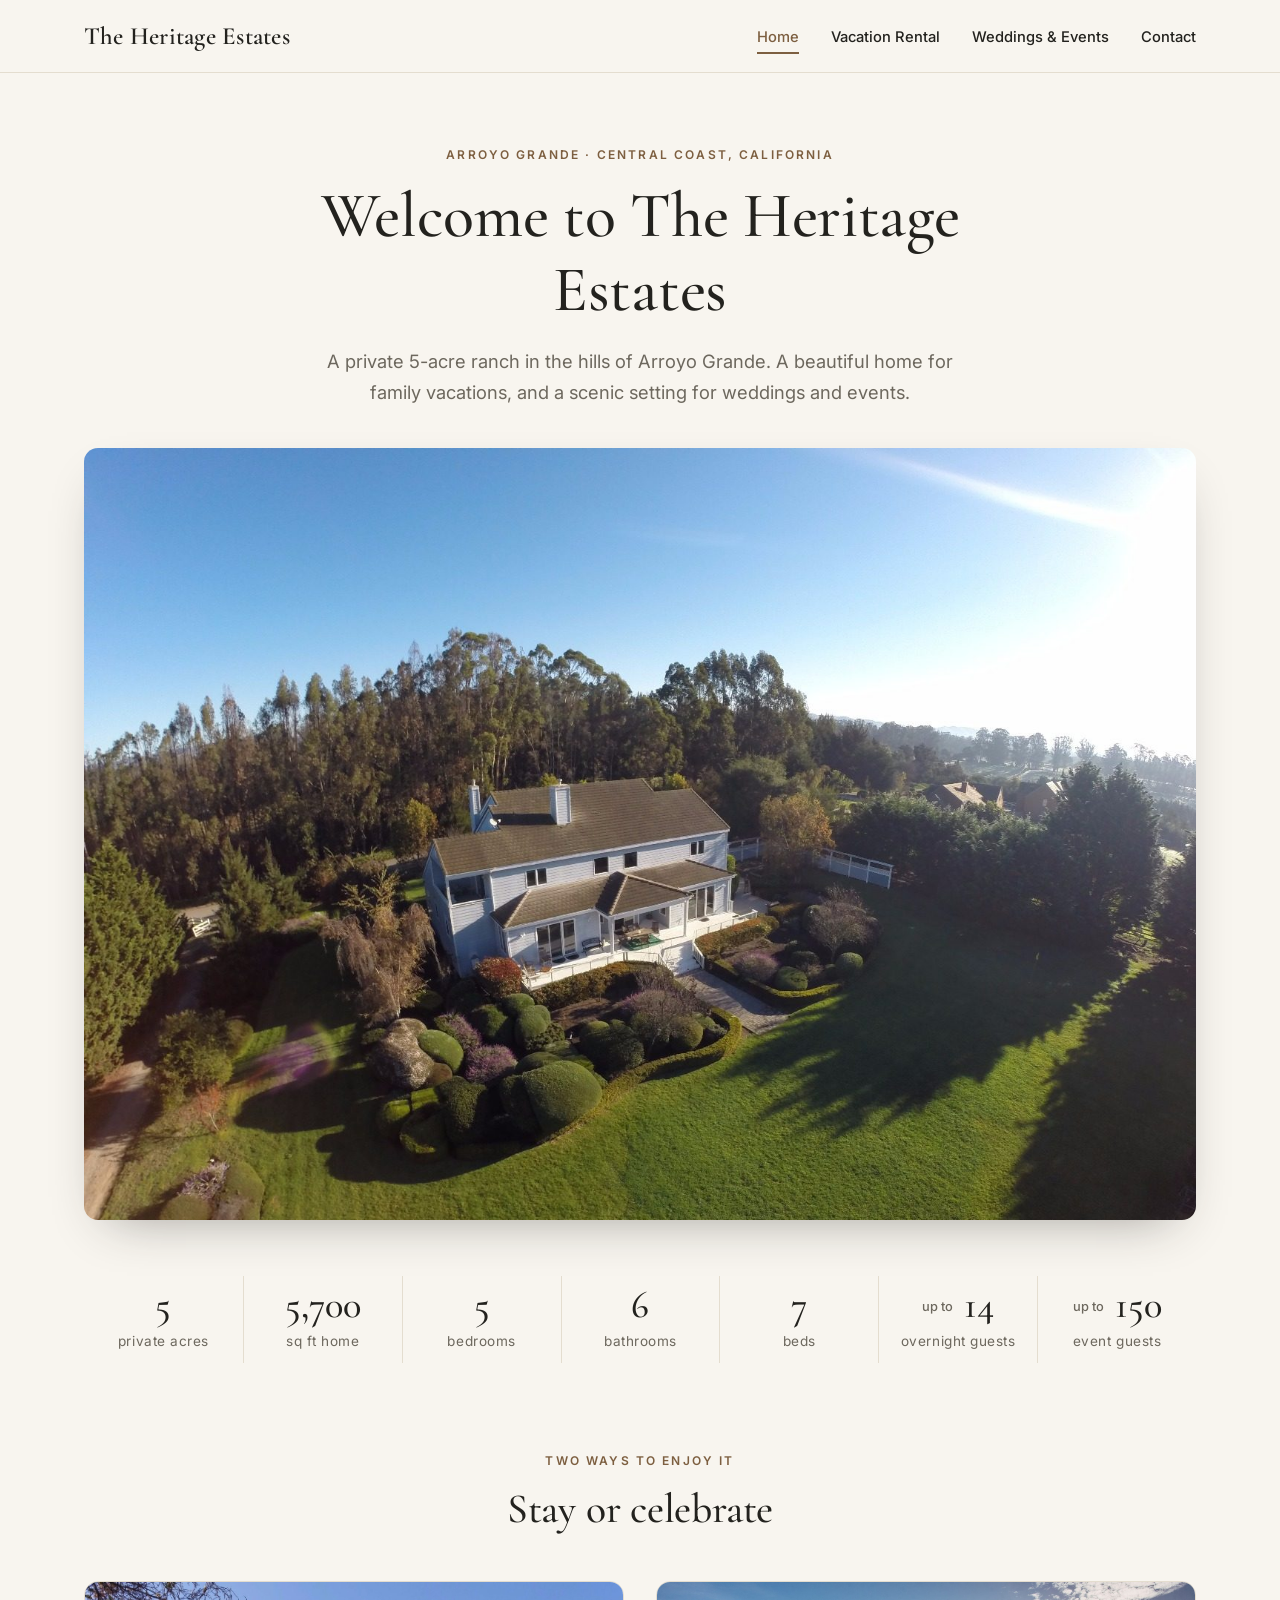
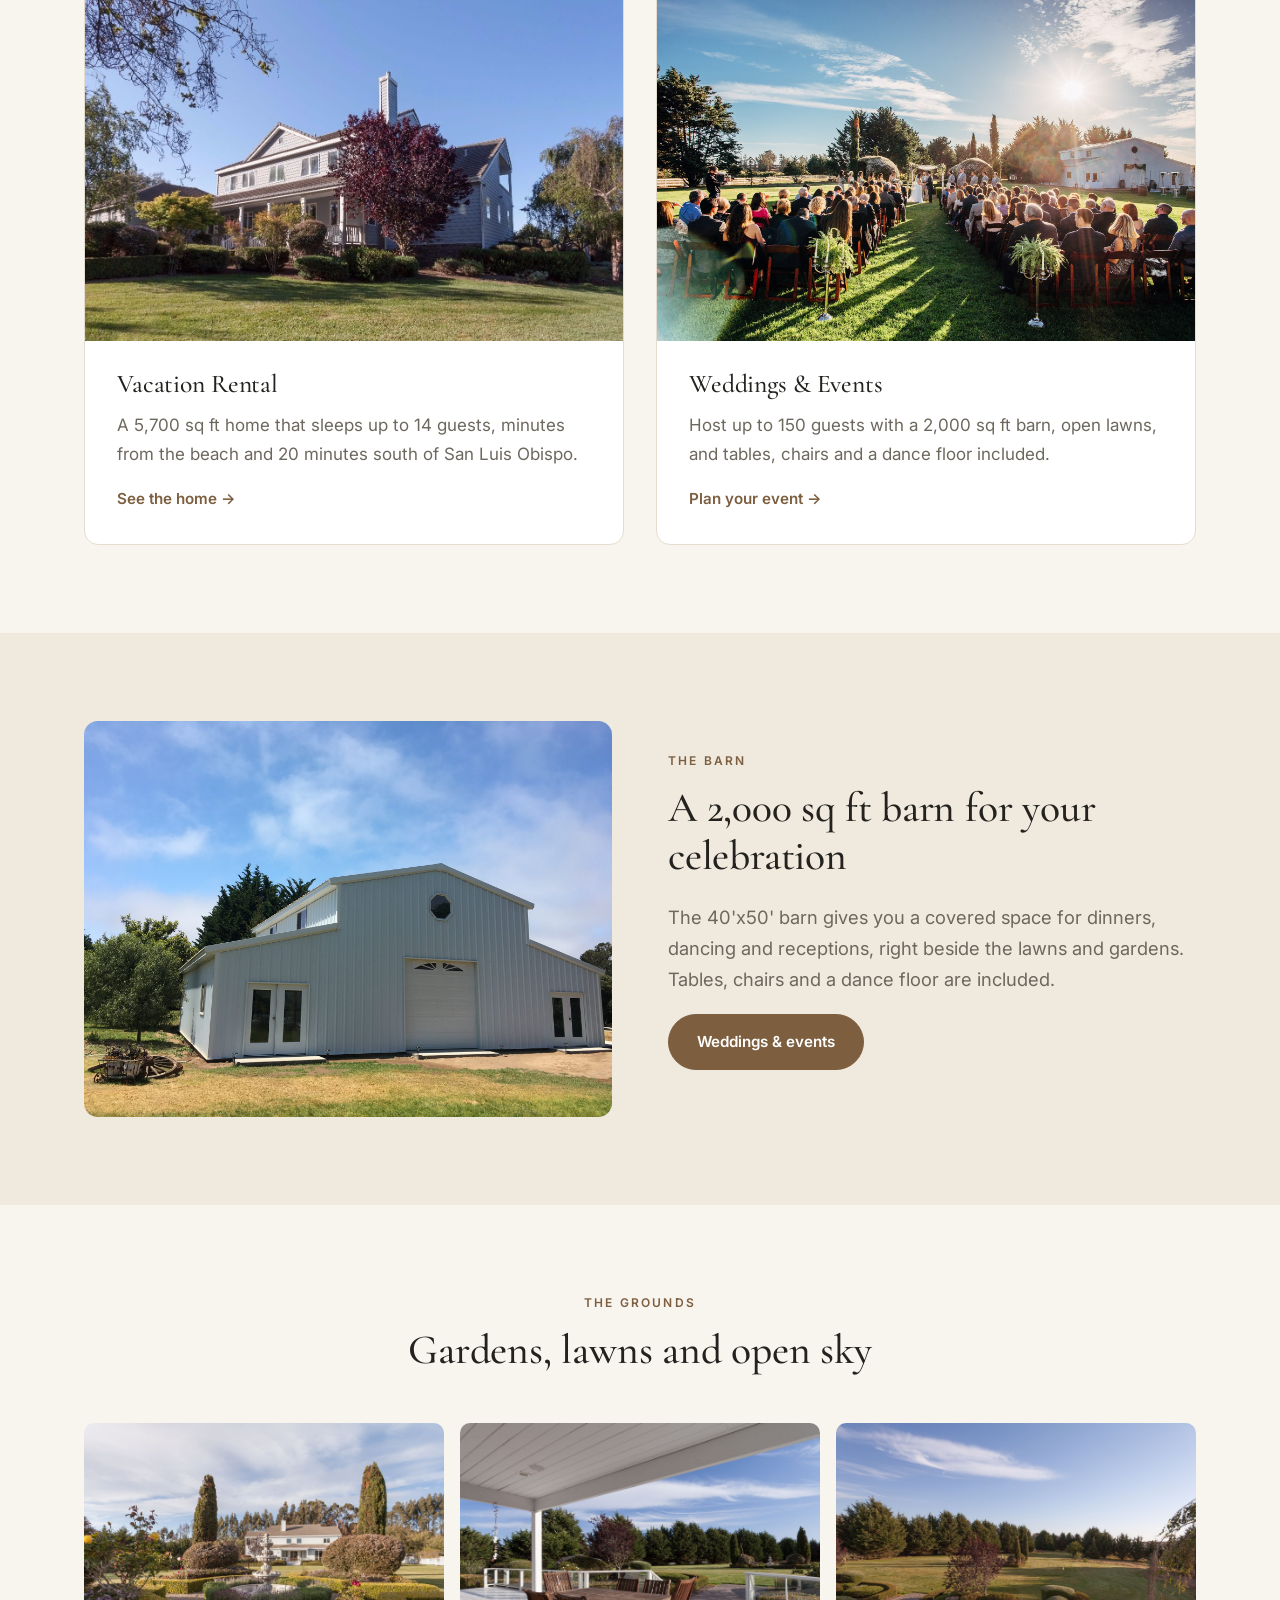
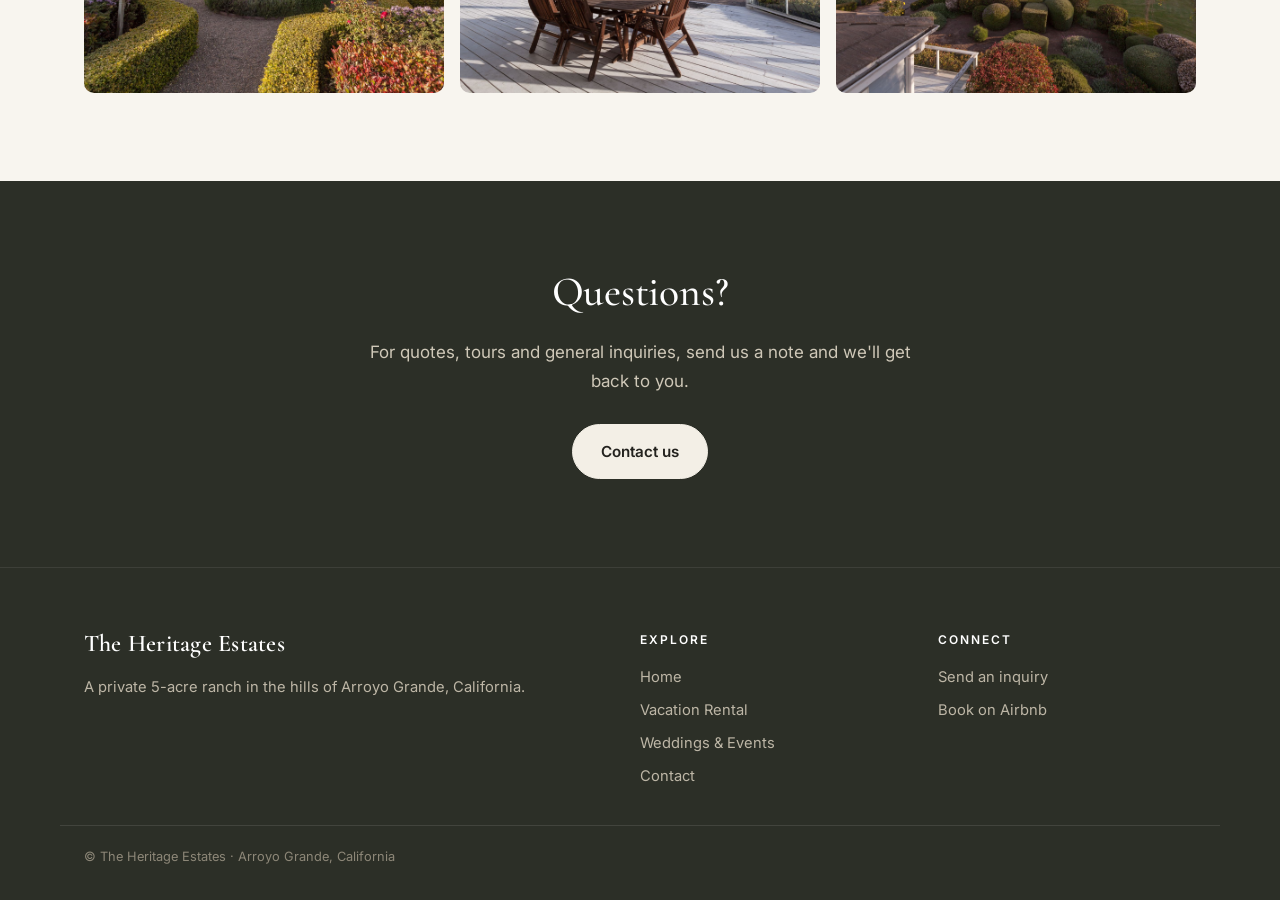
<file: index.html>
<!doctype html>
<html lang="en">
<head>
<meta charset="utf-8">
<meta name="viewport" content="width=device-width,initial-scale=1">
<title>The Heritage Estates | Arroyo Grande Vacation Rental &amp; Wedding Venue</title>
<meta name="description" content="A private 5-acre ranch in the hills of Arroyo Grande, California, for vacations, weddings and events.">
<meta property="og:title" content="The Heritage Estates | Arroyo Grande Vacation Rental &amp; Wedding Venue">
<meta property="og:description" content="A private 5-acre ranch in the hills of Arroyo Grande, California, for vacations, weddings and events.">
<meta property="og:image" content="https://www.theheritageestates.net/images/home-1.jpg">
<link rel="preconnect" href="https://fonts.googleapis.com">
<link rel="preconnect" href="https://fonts.gstatic.com" crossorigin>
<link href="https://fonts.googleapis.com/css2?family=Cormorant+Garamond:wght@500;600&family=Inter:wght@400;500;600&display=swap" rel="stylesheet">
<link rel="stylesheet" href="style.css?v=6">
</head>
<body>
<header><nav class="nav" aria-label="Main">
<a class="brand" href="index.html">The Heritage Estates</a>
<button class="menu-btn" type="button" aria-expanded="false" aria-controls="menu"><span></span><b class="sr-only">Menu</b></button>
<ul id="menu">
<li><a href="index.html" aria-current="page">Home</a></li>
<li><a href="rental.html">Vacation Rental</a></li>
<li><a href="weddings.html">Weddings &amp; Events</a></li>
<li><a href="contact.html">Contact</a></li>
</ul>
</nav></header>
<main>
<section class="intro wrap">
<span class="eyebrow">Arroyo Grande · Central Coast, California</span>
<h1>Welcome to The Heritage Estates</h1>
<p class="lead">A private 5-acre ranch in the hills of Arroyo Grande. A beautiful home for family vacations, and a scenic setting for weddings and events.</p>
</section>
<figure class="feature"><img src="images/home-1.jpg" alt="Aerial view of the house and gardens at The Heritage Estates" width="1500" height="1041"></figure>
<div class="stats">
<div><strong>5</strong><span>private acres</span></div>
<div><strong>5,700</strong><span>sq ft home</span></div>
<div><strong>5</strong><span>bedrooms</span></div>
<div><strong>6</strong><span>bathrooms</span></div>
<div><strong>7</strong><span>beds</span></div>
<div><strong><small>up to</small> 14</strong><span>overnight guests</span></div>
<div><strong><small>up to</small> 150</strong><span>event guests</span></div>
</div>
<section class="section">
<div class="wrap">
<div class="section-head"><span class="eyebrow">Two ways to enjoy it</span><h2>Stay or celebrate</h2></div>
<div class="cards">
<a class="card" href="rental.html"><img src="images/home-2.jpg" alt="The house and front garden" loading="lazy"><div class="card-body"><h3>Vacation Rental</h3><p>A 5,700 sq ft home that sleeps up to 14 guests, minutes from the beach and 20 minutes south of San Luis Obispo.</p><span class="more">See the home</span></div></a>
<a class="card" href="weddings.html"><img src="images/kristy-ryan-1.jpg" alt="An outdoor wedding ceremony on the lawn" loading="lazy"><div class="card-body"><h3>Weddings &amp; Events</h3><p>Host up to 150 guests with a 2,000 sq ft barn, open lawns, and tables, chairs and a dance floor included.</p><span class="more">Plan your event</span></div></a>
</div>
</div>
</section>
<section class="section alt">
<div class="wrap split barn">
<img src="images/rental-barn.jpg" alt="The barn at The Heritage Estates" loading="lazy">
<div>
<span class="eyebrow">The barn</span>
<h2>A 2,000 sq ft barn for your celebration</h2>
<p class="lead">The 40'x50' barn gives you a covered space for dinners, dancing and receptions, right beside the lawns and gardens. Tables, chairs and a dance floor are included.</p>
<p><a class="btn" href="weddings.html">Weddings &amp; events</a></p>
</div>
</div>
</section>
<section class="section">
<div class="wrap">
<div class="section-head"><span class="eyebrow">The grounds</span><h2>Gardens, lawns and open sky</h2></div>
<div class="gallery">
<figure><img src="images/garden-house.jpg" alt="Formal garden and fountain with the house behind" loading="lazy"></figure>
<figure><img src="images/deck.jpg" alt="Covered deck with outdoor dining" loading="lazy"></figure>
<figure><img src="images/grounds-view.jpg" alt="View over the gardens and lawn" loading="lazy"></figure>
</div>
</div>
</section>
<section class="cta">
<h2>Questions?</h2>
<p>For quotes, tours and general inquiries, send us a note and we'll get back to you.</p>
<div class="actions"><a class="btn" href="contact.html">Contact us</a></div>
</section>
</main>
<footer>
<div class="foot">
<div><a class="brand" href="index.html">The Heritage Estates</a><p>A private 5-acre ranch in the hills of Arroyo Grande, California.</p></div>
<div><h4>Explore</h4><ul>
<li><a href="index.html">Home</a></li>
<li><a href="rental.html">Vacation Rental</a></li>
<li><a href="weddings.html">Weddings &amp; Events</a></li>
<li><a href="contact.html">Contact</a></li>
</ul></div>
<div><h4>Connect</h4><ul>
<li><a href="contact.html">Send an inquiry</a></li>
<li><a href="https://www.airbnb.com/rooms/688028">Book on Airbnb</a></li>
</ul></div>
</div>
<div class="copy">&copy; The Heritage Estates · Arroyo Grande, California</div>
</footer>
<dialog class="lightbox" aria-label="Photo"><img alt=""><button type="button" aria-label="Close">&times;</button></dialog>
<script>document.querySelector(".menu-btn").addEventListener("click",function(){var m=document.getElementById("menu");this.setAttribute("aria-expanded",m.classList.toggle("open"))});var lb=document.querySelector(".lightbox"),li=lb.querySelector("img");document.querySelectorAll(".gallery img").forEach(function(i){i.addEventListener("click",function(){li.src=i.src;li.alt=i.alt;lb.showModal()})});lb.addEventListener("click",function(){lb.close()})</script>
</body>
</html>
</file>
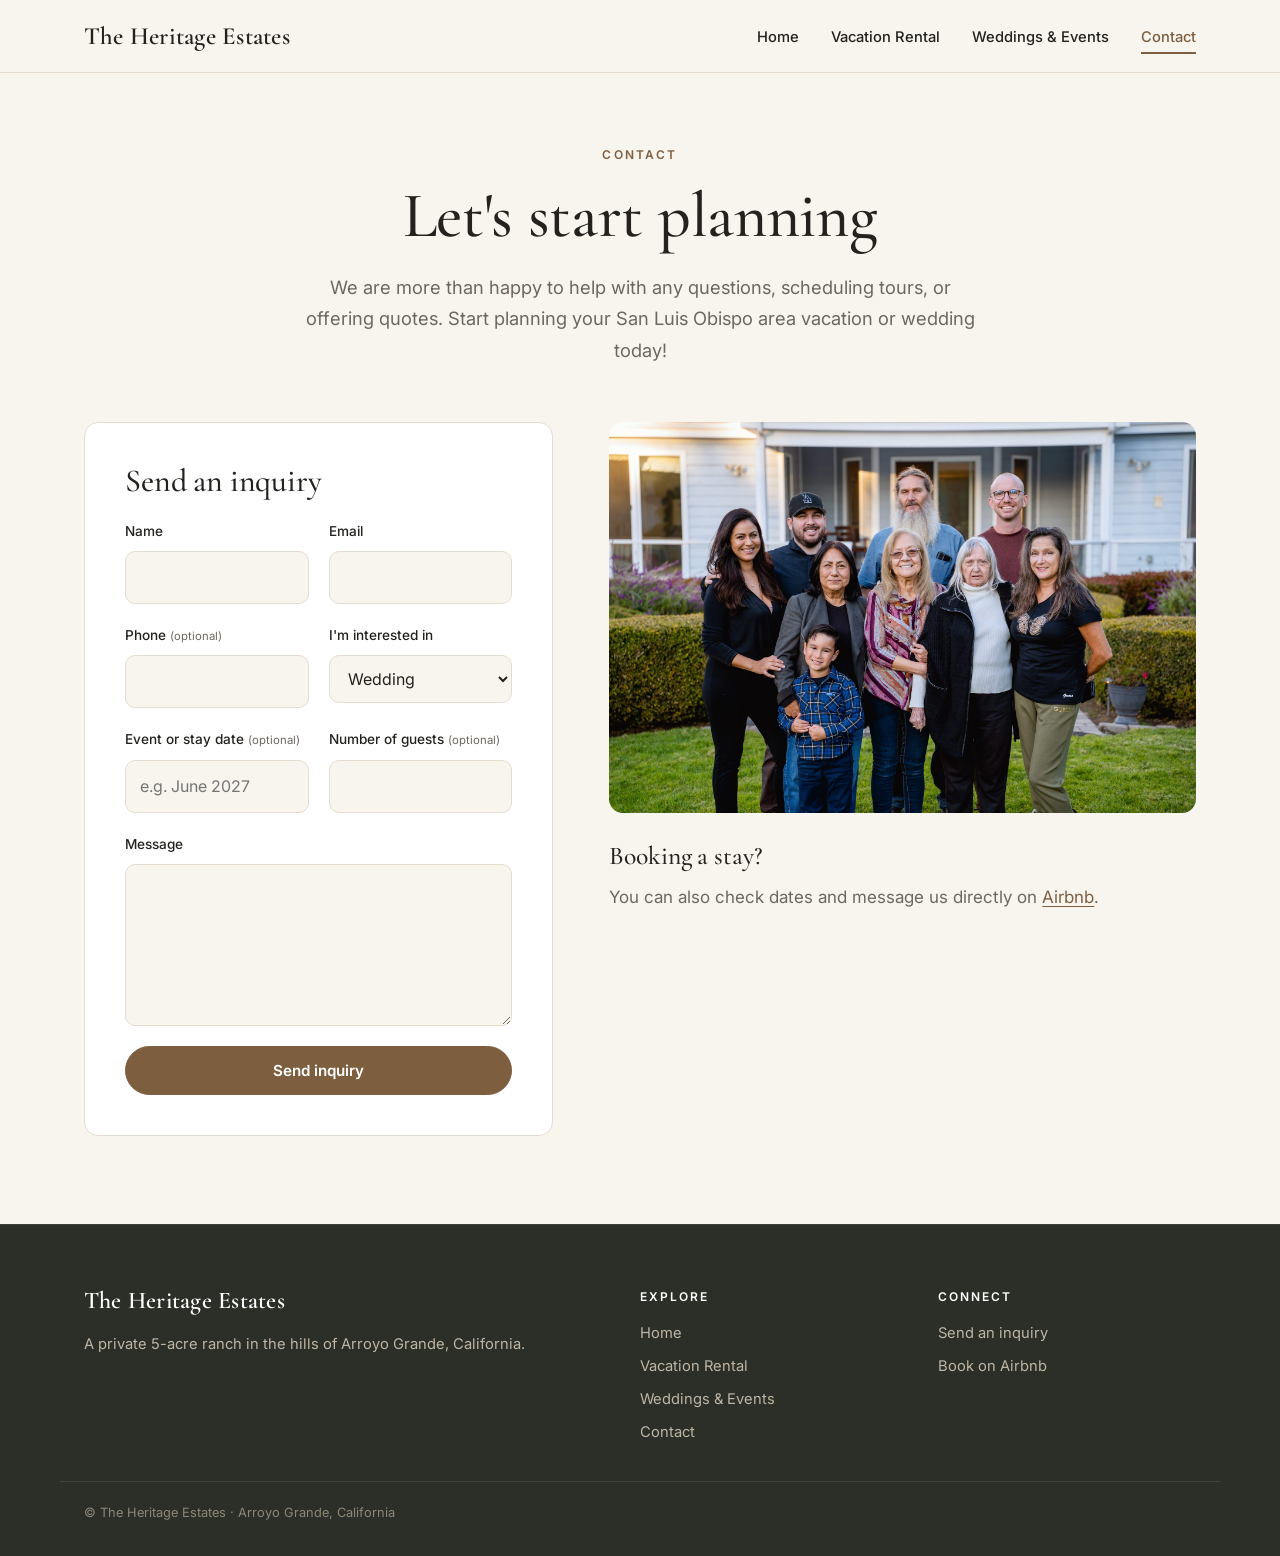
<file: contact.html>
<!doctype html>
<html lang="en">
<head>
<meta charset="utf-8">
<meta name="viewport" content="width=device-width,initial-scale=1">
<title>Contact | The Heritage Estates</title>
<meta name="description" content="Questions, tours and quotes for The Heritage Estates in Arroyo Grande, CA.">
<meta property="og:title" content="Contact | The Heritage Estates">
<meta property="og:description" content="Questions, tours and quotes for The Heritage Estates in Arroyo Grande, CA.">
<meta property="og:image" content="https://www.theheritageestates.net/images/home-1.jpg">
<link rel="preconnect" href="https://fonts.googleapis.com">
<link rel="preconnect" href="https://fonts.gstatic.com" crossorigin>
<link href="https://fonts.googleapis.com/css2?family=Cormorant+Garamond:wght@500;600&family=Inter:wght@400;500;600&display=swap" rel="stylesheet">
<link rel="stylesheet" href="style.css?v=6">
</head>
<body>
<header><nav class="nav" aria-label="Main">
<a class="brand" href="index.html">The Heritage Estates</a>
<button class="menu-btn" type="button" aria-expanded="false" aria-controls="menu"><span></span><b class="sr-only">Menu</b></button>
<ul id="menu">
<li><a href="index.html">Home</a></li>
<li><a href="rental.html">Vacation Rental</a></li>
<li><a href="weddings.html">Weddings &amp; Events</a></li>
<li><a href="contact.html" aria-current="page">Contact</a></li>
</ul>
</nav></header>
<main>
<section class="intro wrap">
<span class="eyebrow">Contact</span>
<h1>Let's start planning</h1>
<p class="lead">We are more than happy to help with any questions, scheduling tours, or offering quotes. Start planning your San Luis Obispo area vacation or wedding today!</p>
</section>
<section class="section" style="padding-top:16px">
<div class="wrap contact-grid">
<form class="inquiry" action="https://formsubmit.co/bookings@theheritageestates.net" method="POST">
<h2>Send an inquiry</h2>
<label>Name<input name="name" required autocomplete="name"></label>
<label>Email<input type="email" name="email" required autocomplete="email"></label>
<label><span>Phone <small>(optional)</small></span><input type="tel" name="phone" autocomplete="tel"></label>
<label>I'm interested in<select name="interest"><option>Wedding</option><option>Other event</option><option>Vacation stay</option><option>Tour</option><option>Something else</option></select></label>
<label><span>Event or stay date <small>(optional)</small></span><input name="date" placeholder="e.g. June 2027"></label>
<label><span>Number of guests <small>(optional)</small></span><input name="guests" inputmode="numeric"></label>
<label class="full">Message<textarea name="message" rows="5" required></textarea></label>
<input type="hidden" name="_subject" value="New inquiry from theheritageestates.net">
<input type="hidden" name="_template" value="table">
<input type="hidden" name="_next" value="https://www.theheritageestates.net/thanks.html">
<input class="honey" type="text" name="_honey" tabindex="-1" autocomplete="off" aria-hidden="true">
<div class="full"><button class="btn" type="submit">Send inquiry</button></div>
</form>
<aside class="contact-aside">
<img src="images/contact.jpg" alt="The family behind The Heritage Estates, in front of the house" loading="lazy">
<h3>Booking a stay?</h3>
<p>You can also check dates and message us directly on <a href="https://www.airbnb.com/rooms/688028">Airbnb</a>.</p>
</aside>
</div>
</section>
</main>
<footer>
<div class="foot">
<div><a class="brand" href="index.html">The Heritage Estates</a><p>A private 5-acre ranch in the hills of Arroyo Grande, California.</p></div>
<div><h4>Explore</h4><ul>
<li><a href="index.html">Home</a></li>
<li><a href="rental.html">Vacation Rental</a></li>
<li><a href="weddings.html">Weddings &amp; Events</a></li>
<li><a href="contact.html">Contact</a></li>
</ul></div>
<div><h4>Connect</h4><ul>
<li><a href="contact.html">Send an inquiry</a></li>
<li><a href="https://www.airbnb.com/rooms/688028">Book on Airbnb</a></li>
</ul></div>
</div>
<div class="copy">&copy; The Heritage Estates · Arroyo Grande, California</div>
</footer>
<dialog class="lightbox" aria-label="Photo"><img alt=""><button type="button" aria-label="Close">&times;</button></dialog>
<script>document.querySelector(".menu-btn").addEventListener("click",function(){var m=document.getElementById("menu");this.setAttribute("aria-expanded",m.classList.toggle("open"))});var lb=document.querySelector(".lightbox"),li=lb.querySelector("img");document.querySelectorAll(".gallery img").forEach(function(i){i.addEventListener("click",function(){li.src=i.src;li.alt=i.alt;lb.showModal()})});lb.addEventListener("click",function(){lb.close()})</script>
</body>
</html>
</file>
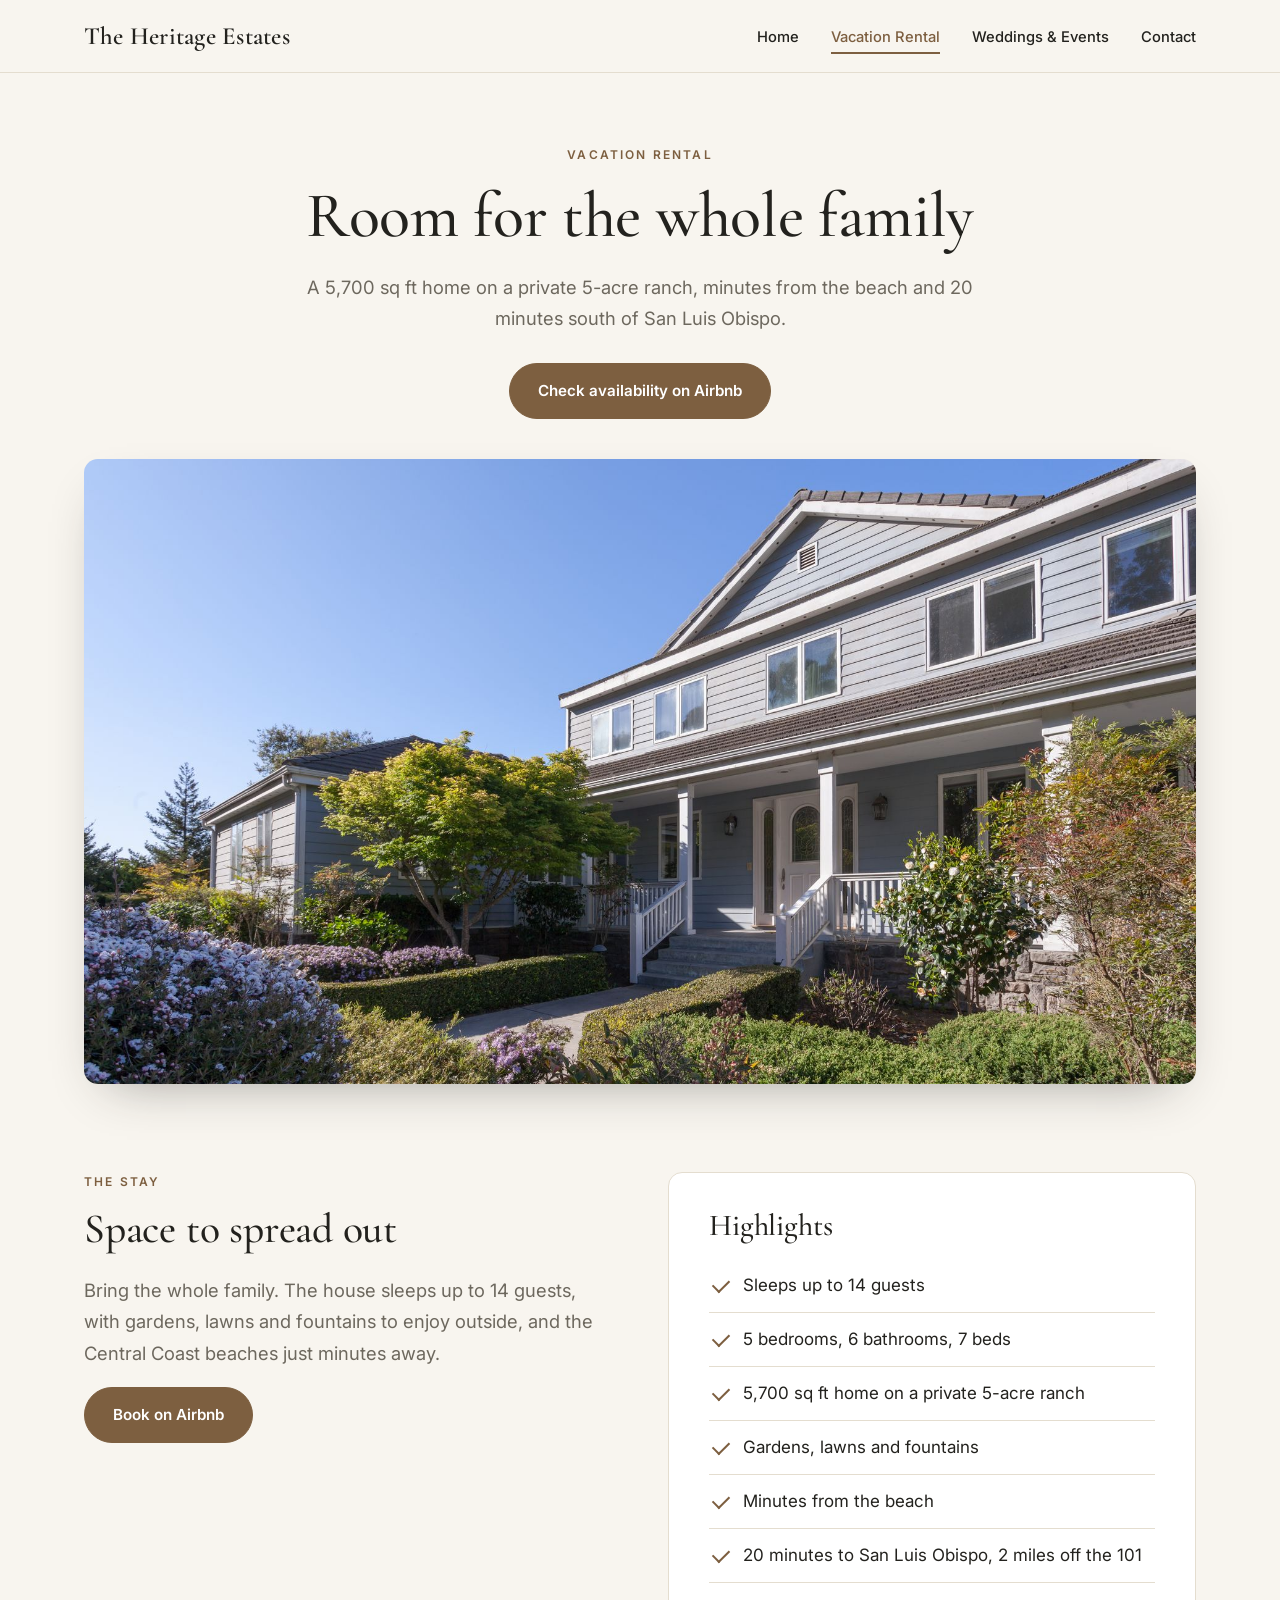
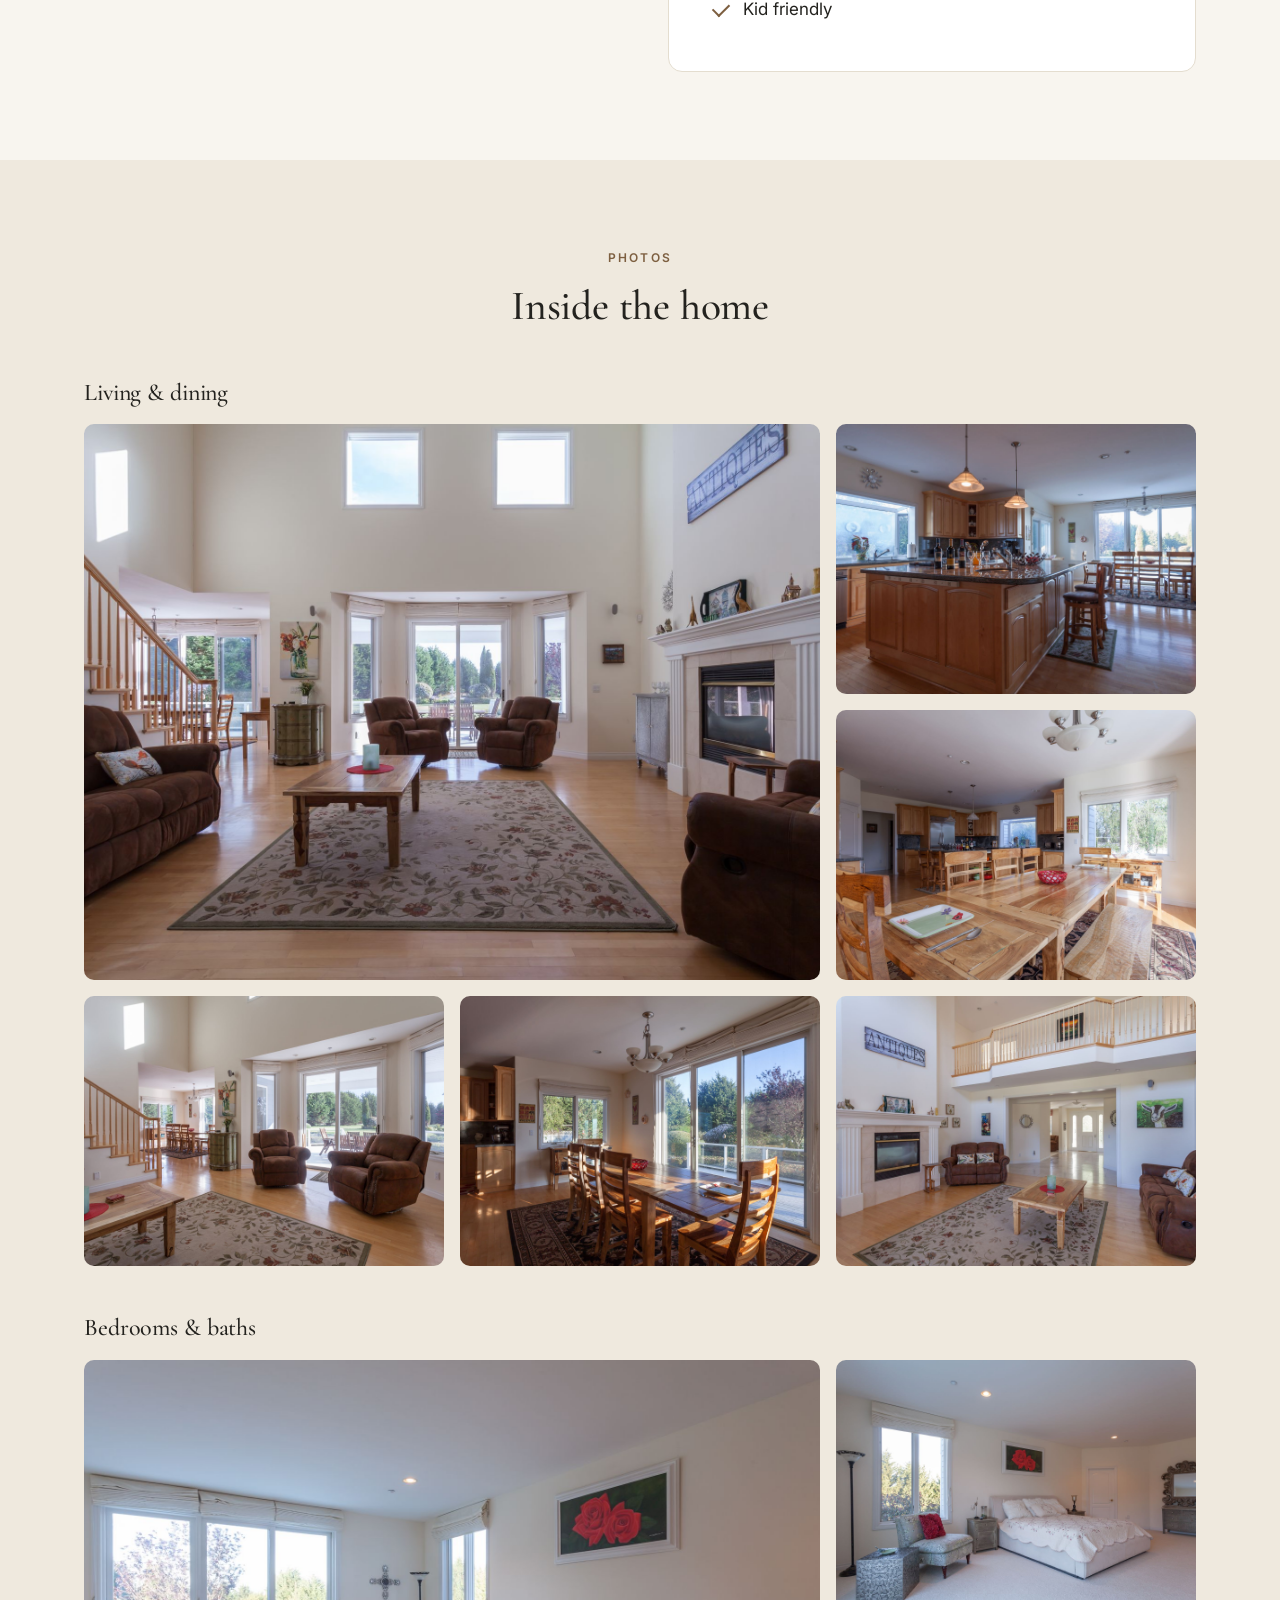
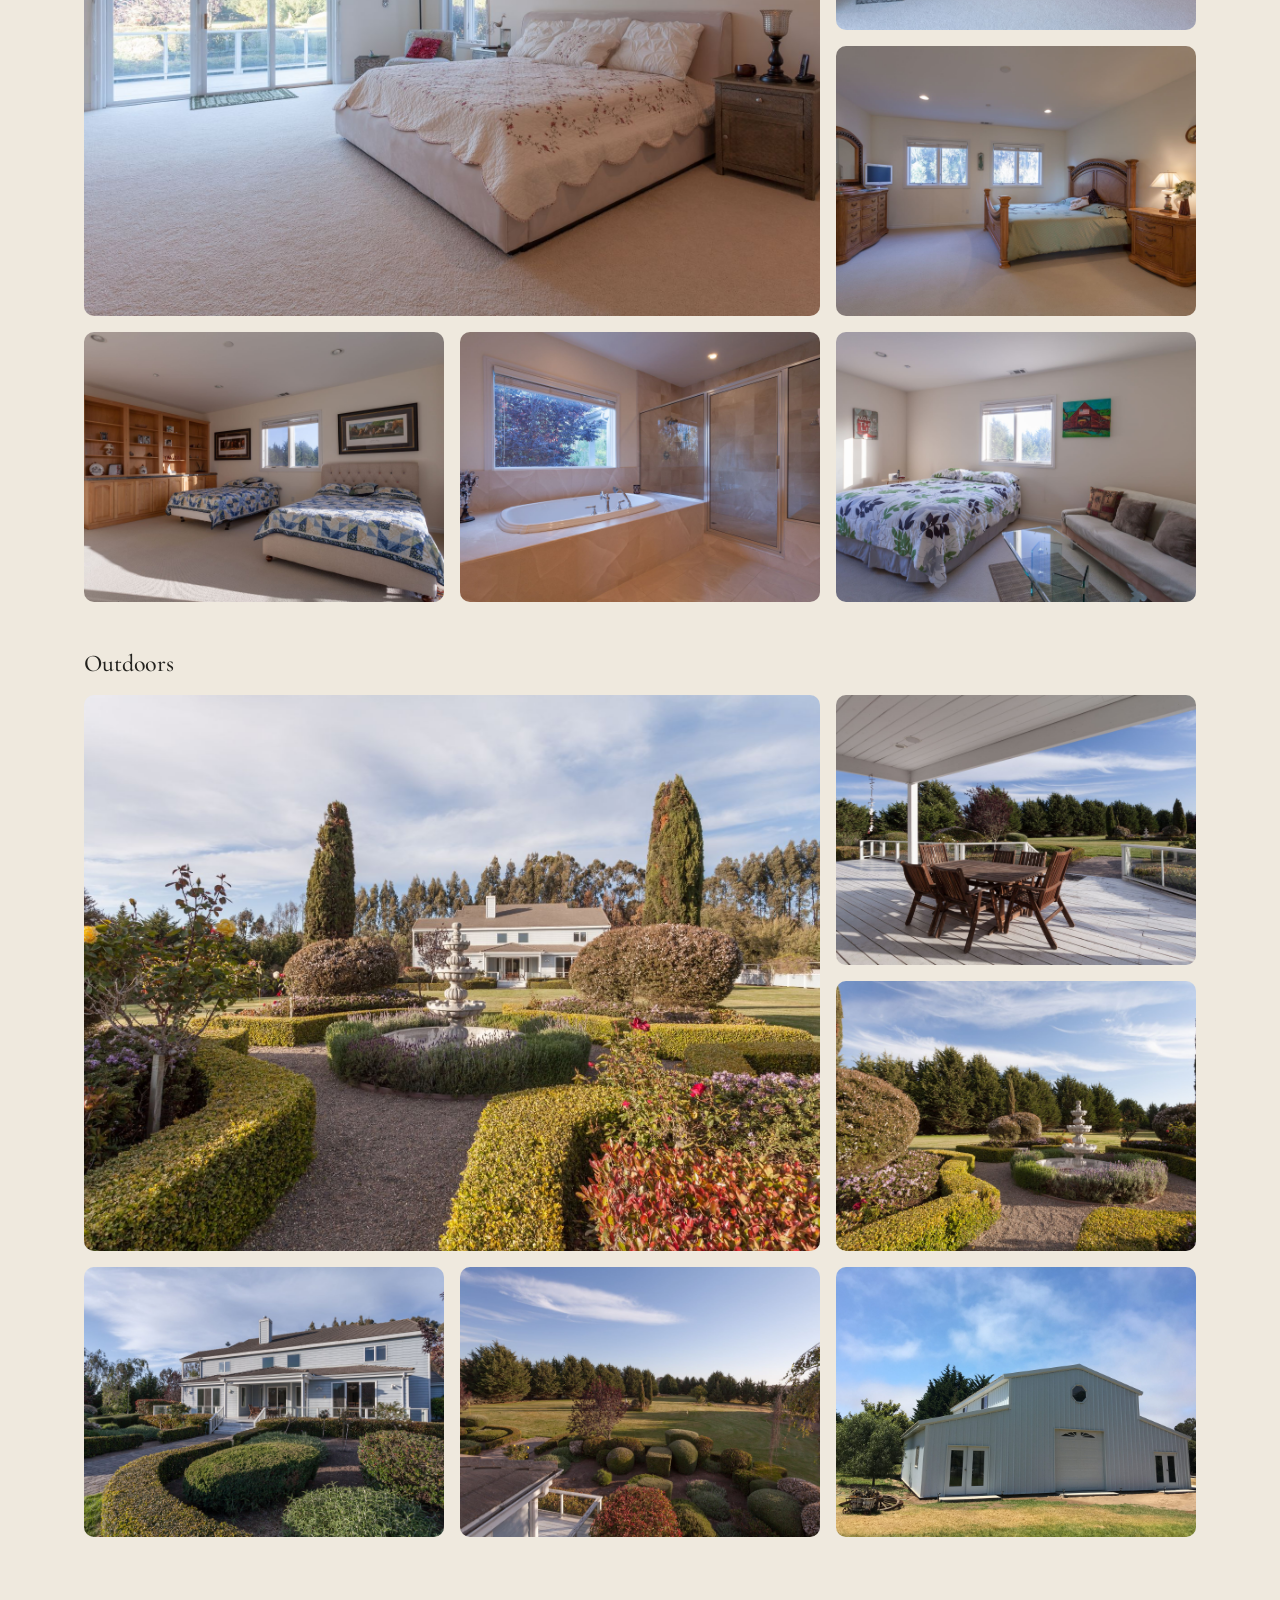
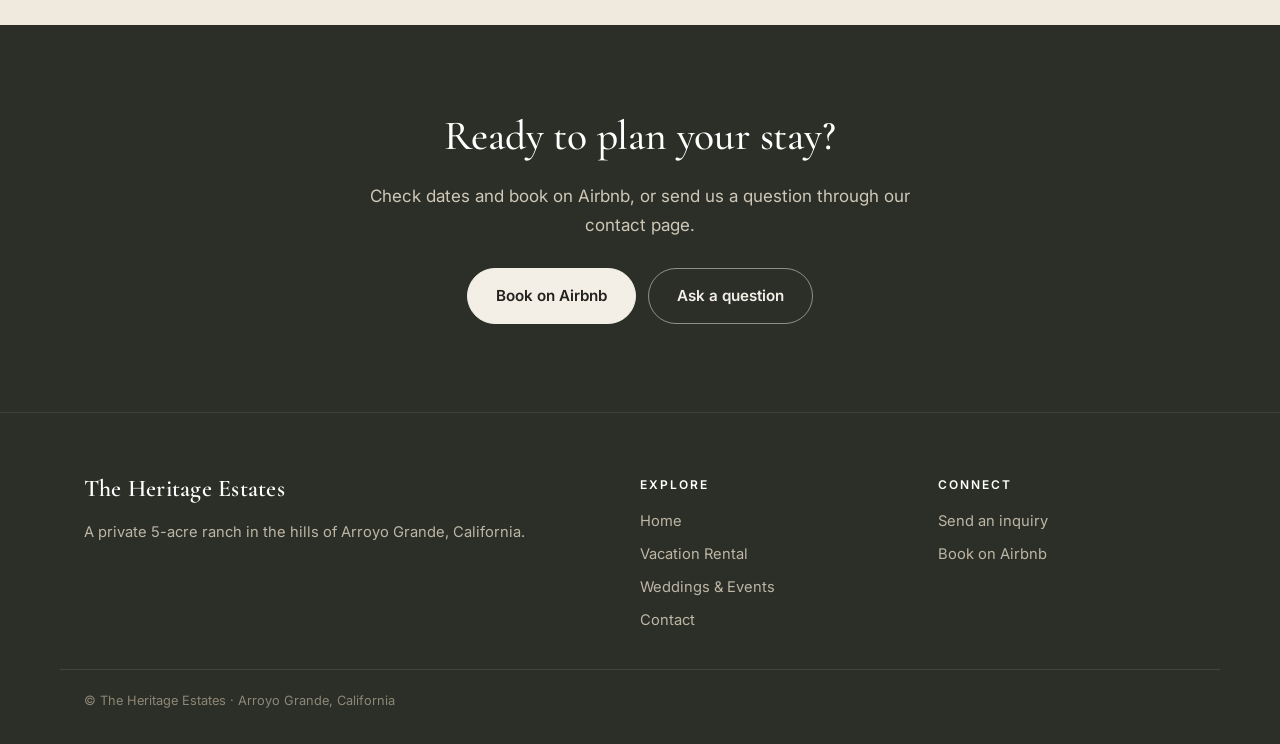
<file: rental.html>
<!doctype html>
<html lang="en">
<head>
<meta charset="utf-8">
<meta name="viewport" content="width=device-width,initial-scale=1">
<title>Vacation Rental | The Heritage Estates, Arroyo Grande</title>
<meta name="description" content="A 5,700 sq ft home for up to 14 guests on a private 5-acre ranch in Arroyo Grande, CA, minutes from the beach.">
<meta property="og:title" content="Vacation Rental | The Heritage Estates, Arroyo Grande">
<meta property="og:description" content="A 5,700 sq ft home for up to 14 guests on a private 5-acre ranch in Arroyo Grande, CA, minutes from the beach.">
<meta property="og:image" content="https://www.theheritageestates.net/images/home-1.jpg">
<link rel="preconnect" href="https://fonts.googleapis.com">
<link rel="preconnect" href="https://fonts.gstatic.com" crossorigin>
<link href="https://fonts.googleapis.com/css2?family=Cormorant+Garamond:wght@500;600&family=Inter:wght@400;500;600&display=swap" rel="stylesheet">
<link rel="stylesheet" href="style.css?v=6">
</head>
<body>
<header><nav class="nav" aria-label="Main">
<a class="brand" href="index.html">The Heritage Estates</a>
<button class="menu-btn" type="button" aria-expanded="false" aria-controls="menu"><span></span><b class="sr-only">Menu</b></button>
<ul id="menu">
<li><a href="index.html">Home</a></li>
<li><a href="rental.html" aria-current="page">Vacation Rental</a></li>
<li><a href="weddings.html">Weddings &amp; Events</a></li>
<li><a href="contact.html">Contact</a></li>
</ul>
</nav></header>
<main>
<section class="intro wrap">
<span class="eyebrow">Vacation Rental</span>
<h1>Room for the whole family</h1>
<p class="lead">A 5,700 sq ft home on a private 5-acre ranch, minutes from the beach and 20 minutes south of San Luis Obispo.</p>
<div class="actions"><a class="btn" href="https://www.airbnb.com/rooms/688028">Check availability on Airbnb</a></div>
</section>
<figure class="feature wide"><img src="images/house-front.jpg" alt="The front porch and gardens of the house" width="1800" height="1200"></figure>
<section class="section">
<div class="wrap split">
<div>
<span class="eyebrow">The stay</span>
<h2>Space to spread out</h2>
<p class="lead">Bring the whole family. The house sleeps up to 14 guests, with gardens, lawns and fountains to enjoy outside, and the Central Coast beaches just minutes away.</p>
<p><a class="btn" href="https://www.airbnb.com/rooms/688028">Book on Airbnb</a></p>
</div>
<div class="panel">
<h2>Highlights</h2>
<ul class="checks">
<li>Sleeps up to 14 guests</li>
<li>5 bedrooms, 6 bathrooms, 7 beds</li>
<li>5,700 sq ft home on a private 5-acre ranch</li>
<li>Gardens, lawns and fountains</li>
<li>Minutes from the beach</li>
<li>20 minutes to San Luis Obispo, 2 miles off the 101</li>
<li>Kid friendly</li>
</ul>
</div>
</div>
</section>
<section class="section alt">
<div class="wrap">
<div class="section-head"><span class="eyebrow">Photos</span><h2>Inside the home</h2></div>
<h3 class="gallery-title">Living &amp; dining</h3>
<div class="gallery mosaic">
<figure class="big"><img src="images/living-room.jpg" alt="Two-story living room with fireplace" loading="lazy"></figure>
<figure><img src="images/kitchen.jpg" alt="Kitchen with island and seating" loading="lazy"></figure>
<figure><img src="images/kitchen-dining.jpg" alt="Farmhouse dining table by the kitchen" loading="lazy"></figure>
<figure><img src="images/family-room.jpg" alt="Family room with views of the garden" loading="lazy"></figure>
<figure><img src="images/dining-room.jpg" alt="Dining room opening onto the deck" loading="lazy"></figure>
<figure><img src="images/living-fireplace.jpg" alt="Living room fireplace and loft" loading="lazy"></figure>
</div>
<h3 class="gallery-title">Bedrooms &amp; baths</h3>
<div class="gallery mosaic">
<figure class="big"><img src="images/bedroom-primary.jpg" alt="Primary bedroom with doors to the balcony" loading="lazy"></figure>
<figure><img src="images/bedroom-2.jpg" alt="Bedroom with king bed and sitting chair" loading="lazy"></figure>
<figure><img src="images/bedroom-3.jpg" alt="Bedroom with queen bed" loading="lazy"></figure>
<figure><img src="images/bedroom-4.jpg" alt="Bedroom with built-in shelves and twin bed" loading="lazy"></figure>
<figure><img src="images/bath-primary.jpg" alt="Primary bath with soaking tub and shower" loading="lazy"></figure>
<figure><img src="images/bedroom-5.jpg" alt="Bedroom with sitting area" loading="lazy"></figure>
</div>
<h3 class="gallery-title">Outdoors</h3>
<div class="gallery mosaic">
<figure class="big"><img src="images/garden-house.jpg" alt="Formal garden and fountain with the house behind" loading="lazy"></figure>
<figure><img src="images/deck.jpg" alt="Covered deck with outdoor dining" loading="lazy"></figure>
<figure><img src="images/garden-fountain.jpg" alt="Garden fountain and topiaries" loading="lazy"></figure>
<figure><img src="images/house-back.jpg" alt="The back of the house and gardens" loading="lazy"></figure>
<figure><img src="images/grounds-view.jpg" alt="View over the gardens and lawn" loading="lazy"></figure>
<figure><img src="images/rental-barn.jpg" alt="The barn" loading="lazy"></figure>
</div>
</div>
</section>
<section class="cta">
<h2>Ready to plan your stay?</h2>
<p>Check dates and book on Airbnb, or send us a question through our contact page.</p>
<div class="actions"><a class="btn" href="https://www.airbnb.com/rooms/688028">Book on Airbnb</a><a class="btn btn-outline" href="contact.html">Ask a question</a></div>
</section>
</main>
<footer>
<div class="foot">
<div><a class="brand" href="index.html">The Heritage Estates</a><p>A private 5-acre ranch in the hills of Arroyo Grande, California.</p></div>
<div><h4>Explore</h4><ul>
<li><a href="index.html">Home</a></li>
<li><a href="rental.html">Vacation Rental</a></li>
<li><a href="weddings.html">Weddings &amp; Events</a></li>
<li><a href="contact.html">Contact</a></li>
</ul></div>
<div><h4>Connect</h4><ul>
<li><a href="contact.html">Send an inquiry</a></li>
<li><a href="https://www.airbnb.com/rooms/688028">Book on Airbnb</a></li>
</ul></div>
</div>
<div class="copy">&copy; The Heritage Estates · Arroyo Grande, California</div>
</footer>
<dialog class="lightbox" aria-label="Photo"><img alt=""><button type="button" aria-label="Close">&times;</button></dialog>
<script>document.querySelector(".menu-btn").addEventListener("click",function(){var m=document.getElementById("menu");this.setAttribute("aria-expanded",m.classList.toggle("open"))});var lb=document.querySelector(".lightbox"),li=lb.querySelector("img");document.querySelectorAll(".gallery img").forEach(function(i){i.addEventListener("click",function(){li.src=i.src;li.alt=i.alt;lb.showModal()})});lb.addEventListener("click",function(){lb.close()})</script>
</body>
</html>
</file>
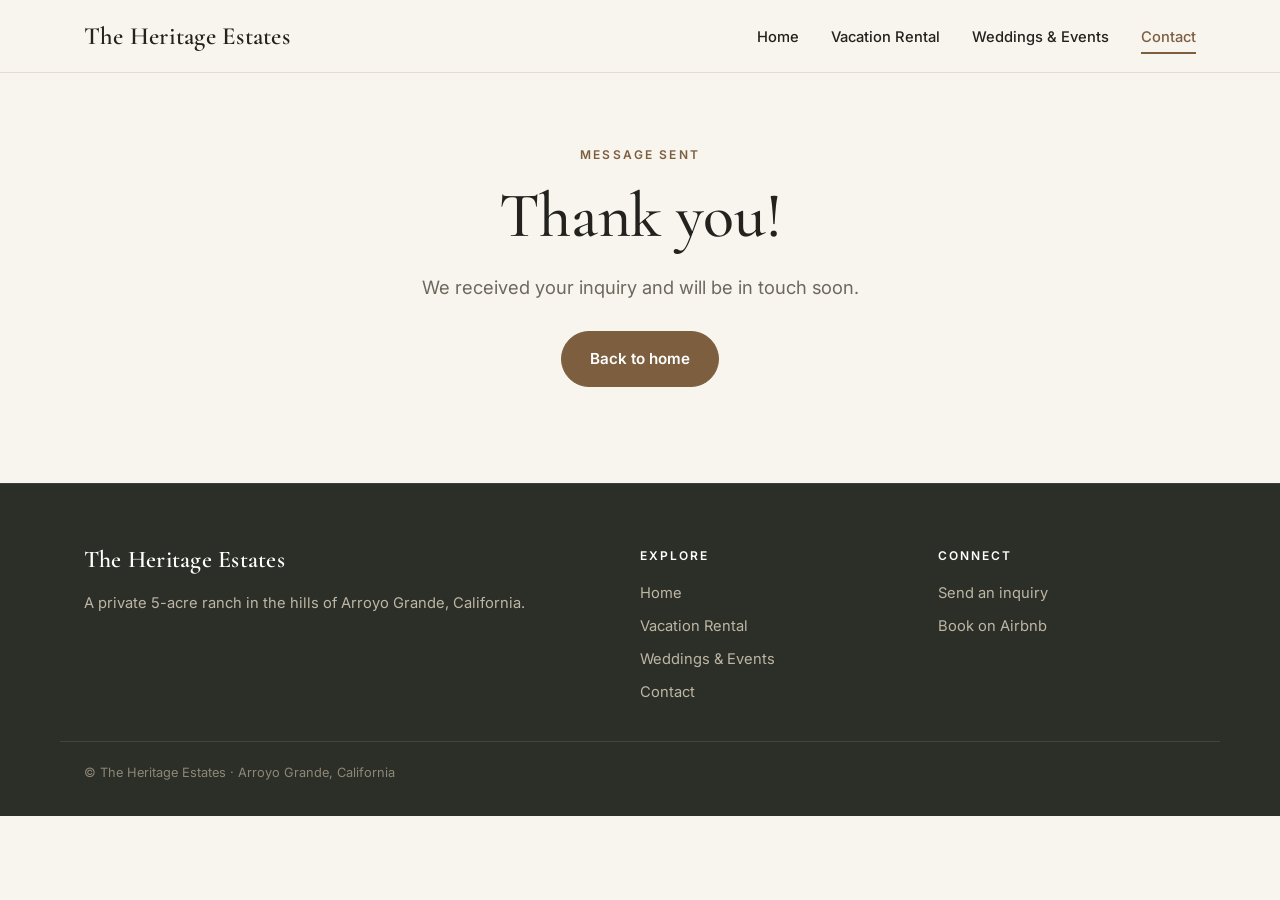
<file: thanks.html>
<!doctype html>
<html lang="en">
<head>
<meta charset="utf-8">
<meta name="viewport" content="width=device-width,initial-scale=1">
<title>Thank you | The Heritage Estates</title>
<meta name="description" content="Thanks for reaching out to The Heritage Estates.">
<meta property="og:title" content="Thank you | The Heritage Estates">
<meta property="og:description" content="Thanks for reaching out to The Heritage Estates.">
<meta property="og:image" content="https://www.theheritageestates.net/images/home-1.jpg">
<link rel="preconnect" href="https://fonts.googleapis.com">
<link rel="preconnect" href="https://fonts.gstatic.com" crossorigin>
<link href="https://fonts.googleapis.com/css2?family=Cormorant+Garamond:wght@500;600&family=Inter:wght@400;500;600&display=swap" rel="stylesheet">
<link rel="stylesheet" href="style.css?v=6">
</head>
<body>
<header><nav class="nav" aria-label="Main">
<a class="brand" href="index.html">The Heritage Estates</a>
<button class="menu-btn" type="button" aria-expanded="false" aria-controls="menu"><span></span><b class="sr-only">Menu</b></button>
<ul id="menu">
<li><a href="index.html">Home</a></li>
<li><a href="rental.html">Vacation Rental</a></li>
<li><a href="weddings.html">Weddings &amp; Events</a></li>
<li><a href="contact.html" aria-current="page">Contact</a></li>
</ul>
</nav></header>
<main>
<section class="intro wrap" style="padding-bottom:96px">
<span class="eyebrow">Message sent</span>
<h1>Thank you!</h1>
<p class="lead">We received your inquiry and will be in touch soon.</p>
<div class="actions"><a class="btn" href="index.html">Back to home</a></div>
</section>
</main>
<footer>
<div class="foot">
<div><a class="brand" href="index.html">The Heritage Estates</a><p>A private 5-acre ranch in the hills of Arroyo Grande, California.</p></div>
<div><h4>Explore</h4><ul>
<li><a href="index.html">Home</a></li>
<li><a href="rental.html">Vacation Rental</a></li>
<li><a href="weddings.html">Weddings &amp; Events</a></li>
<li><a href="contact.html">Contact</a></li>
</ul></div>
<div><h4>Connect</h4><ul>
<li><a href="contact.html">Send an inquiry</a></li>
<li><a href="https://www.airbnb.com/rooms/688028">Book on Airbnb</a></li>
</ul></div>
</div>
<div class="copy">&copy; The Heritage Estates · Arroyo Grande, California</div>
</footer>
<dialog class="lightbox" aria-label="Photo"><img alt=""><button type="button" aria-label="Close">&times;</button></dialog>
<script>document.querySelector(".menu-btn").addEventListener("click",function(){var m=document.getElementById("menu");this.setAttribute("aria-expanded",m.classList.toggle("open"))});var lb=document.querySelector(".lightbox"),li=lb.querySelector("img");document.querySelectorAll(".gallery img").forEach(function(i){i.addEventListener("click",function(){li.src=i.src;li.alt=i.alt;lb.showModal()})});lb.addEventListener("click",function(){lb.close()})</script>
</body>
</html>
</file>
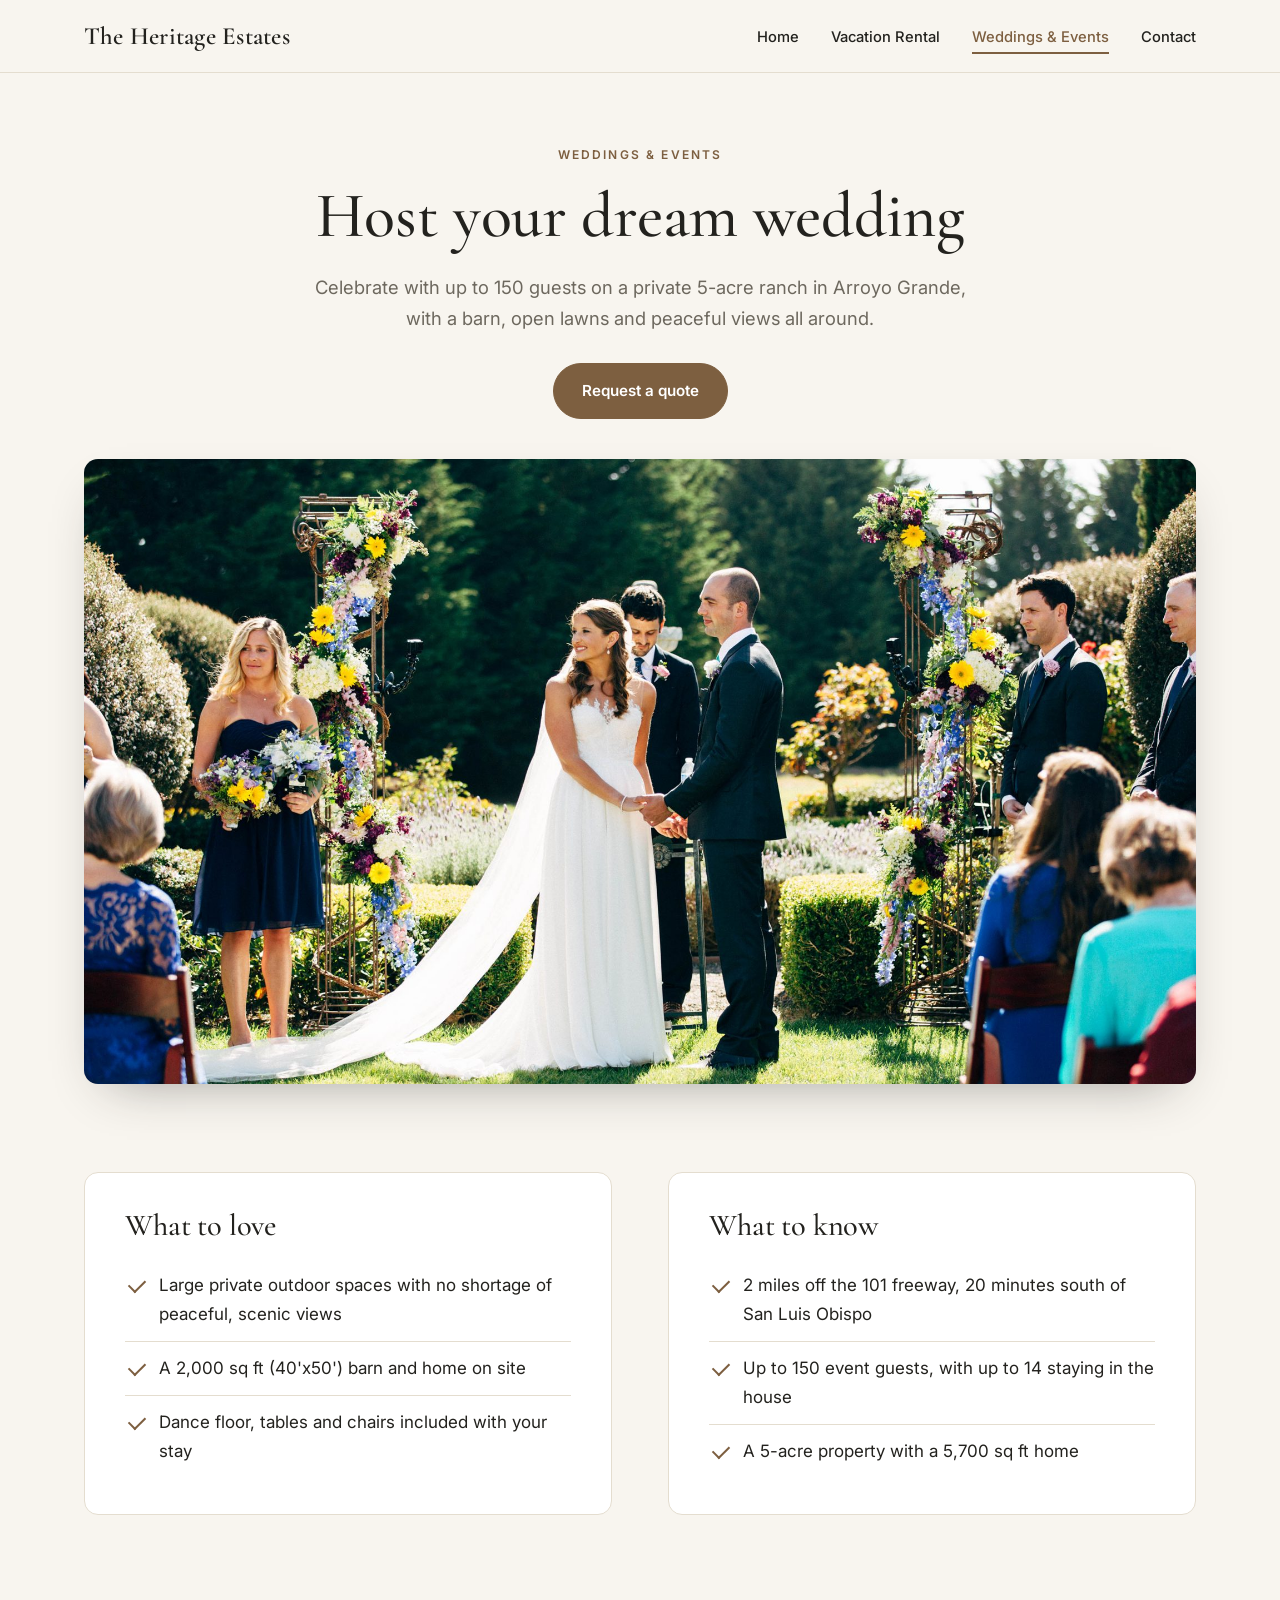
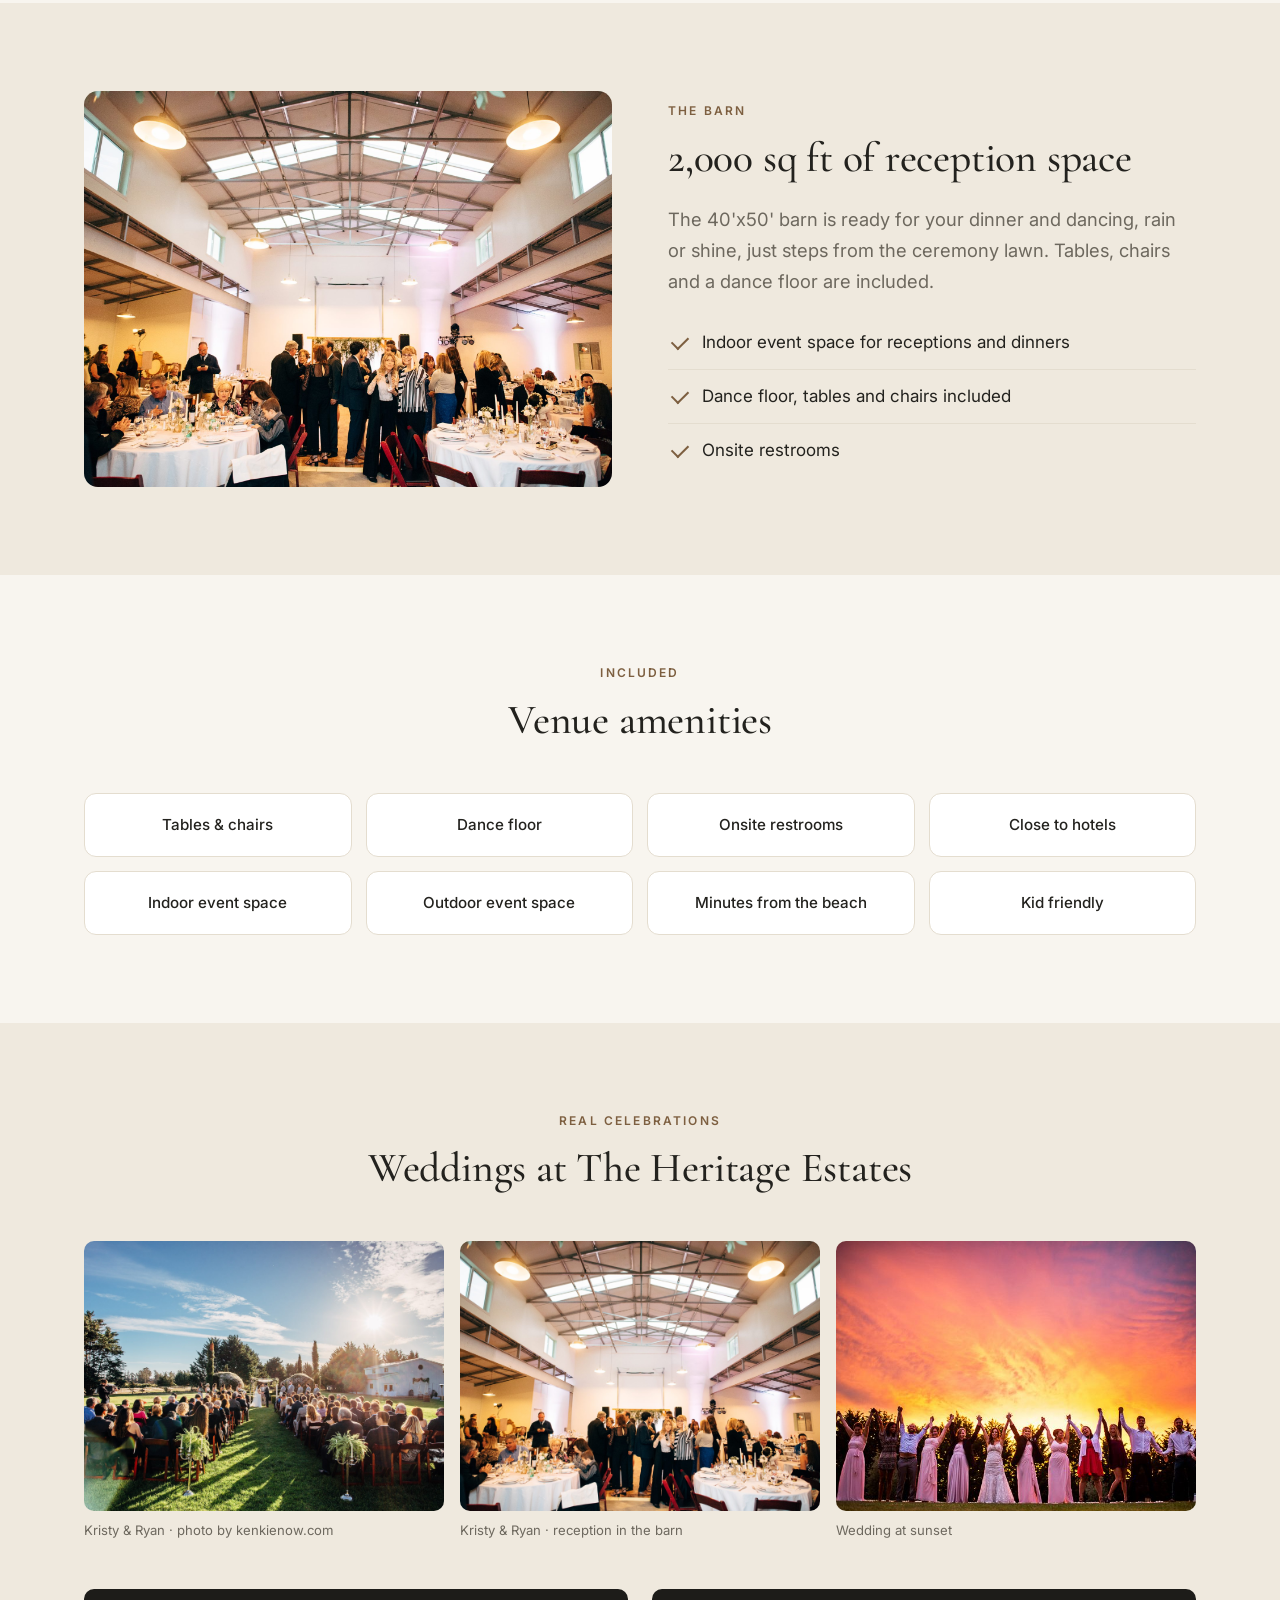
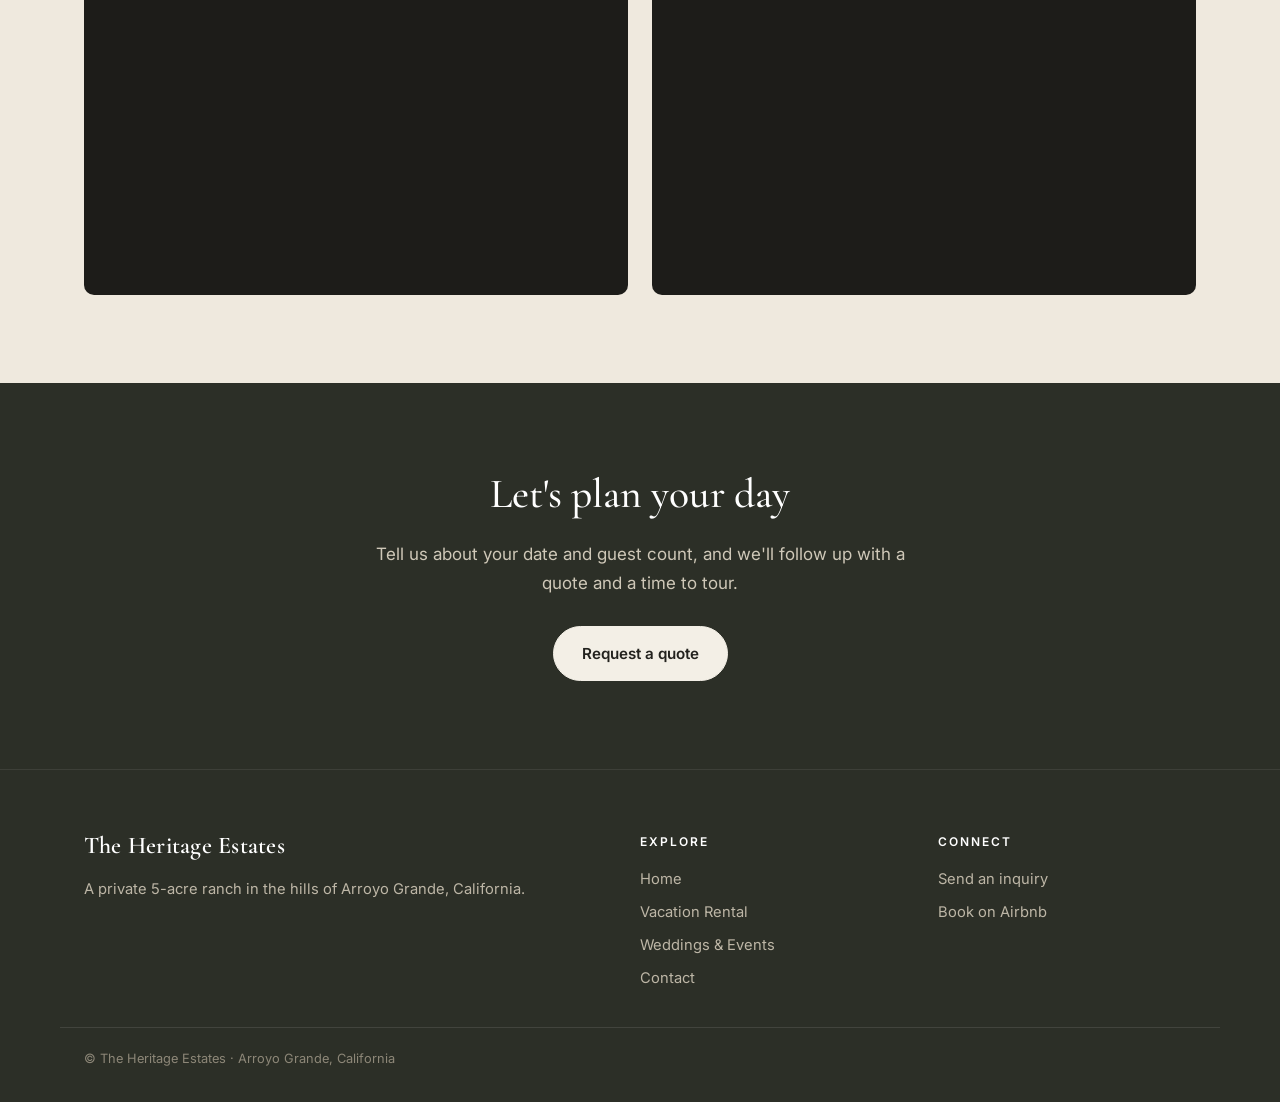
<file: weddings.html>
<!doctype html>
<html lang="en">
<head>
<meta charset="utf-8">
<meta name="viewport" content="width=device-width,initial-scale=1">
<title>Weddings &amp; Events | The Heritage Estates, Arroyo Grande</title>
<meta name="description" content="Host your wedding or event for up to 150 guests on a private 5-acre ranch in Arroyo Grande, CA.">
<meta property="og:title" content="Weddings &amp; Events | The Heritage Estates, Arroyo Grande">
<meta property="og:description" content="Host your wedding or event for up to 150 guests on a private 5-acre ranch in Arroyo Grande, CA.">
<meta property="og:image" content="https://www.theheritageestates.net/images/home-1.jpg">
<link rel="preconnect" href="https://fonts.googleapis.com">
<link rel="preconnect" href="https://fonts.gstatic.com" crossorigin>
<link href="https://fonts.googleapis.com/css2?family=Cormorant+Garamond:wght@500;600&family=Inter:wght@400;500;600&display=swap" rel="stylesheet">
<link rel="stylesheet" href="style.css?v=6">
</head>
<body>
<header><nav class="nav" aria-label="Main">
<a class="brand" href="index.html">The Heritage Estates</a>
<button class="menu-btn" type="button" aria-expanded="false" aria-controls="menu"><span></span><b class="sr-only">Menu</b></button>
<ul id="menu">
<li><a href="index.html">Home</a></li>
<li><a href="rental.html">Vacation Rental</a></li>
<li><a href="weddings.html" aria-current="page">Weddings &amp; Events</a></li>
<li><a href="contact.html">Contact</a></li>
</ul>
</nav></header>
<main>
<section class="intro wrap">
<span class="eyebrow">Weddings &amp; Events</span>
<h1>Host your dream wedding</h1>
<p class="lead">Celebrate with up to 150 guests on a private 5-acre ranch in Arroyo Grande, with a barn, open lawns and peaceful views all around.</p>
<div class="actions"><a class="btn" href="contact.html">Request a quote</a></div>
</section>
<figure class="feature wide"><img src="images/meghan-zak-2014.jpg" alt="A wedding ceremony under the trees at The Heritage Estates" width="2000" height="1333"></figure>
<section class="section">
<div class="wrap split">
<div class="panel">
<h2>What to love</h2>
<ul class="checks">
<li>Large private outdoor spaces with no shortage of peaceful, scenic views</li>
<li>A 2,000 sq ft (40'x50') barn and home on site</li>
<li>Dance floor, tables and chairs included with your stay</li>
</ul>
</div>
<div class="panel">
<h2>What to know</h2>
<ul class="checks">
<li>2 miles off the 101 freeway, 20 minutes south of San Luis Obispo</li>
<li>Up to 150 event guests, with up to 14 staying in the house</li>
<li>A 5-acre property with a 5,700 sq ft home</li>
</ul>
</div>
</div>
</section>
<section class="section alt">
<div class="wrap split barn">
<img src="images/kristy-ryan-2.jpg" alt="A wedding reception inside the barn" loading="lazy">
<div>
<span class="eyebrow">The barn</span>
<h2>2,000 sq ft of reception space</h2>
<p class="lead">The 40'x50' barn is ready for your dinner and dancing, rain or shine, just steps from the ceremony lawn. Tables, chairs and a dance floor are included.</p>
<ul class="checks">
<li>Indoor event space for receptions and dinners</li>
<li>Dance floor, tables and chairs included</li>
<li>Onsite restrooms</li>
</ul>
</div>
</div>
</section>
<section class="section">
<div class="wrap">
<div class="section-head"><span class="eyebrow">Included</span><h2>Venue amenities</h2></div>
<ul class="amen">
<li>Tables &amp; chairs</li><li>Dance floor</li><li>Onsite restrooms</li><li>Close to hotels</li>
<li>Indoor event space</li><li>Outdoor event space</li><li>Minutes from the beach</li><li>Kid friendly</li>
</ul>
</div>
</section>
<section class="section alt">
<div class="wrap">
<div class="section-head"><span class="eyebrow">Real celebrations</span><h2>Weddings at The Heritage Estates</h2></div>
<div class="gallery">
<figure><img src="images/kristy-ryan-1.jpg" alt="Kristy and Ryan's ceremony on the lawn" loading="lazy"><figcaption>Kristy &amp; Ryan · photo by kenkienow.com</figcaption></figure>
<figure><img src="images/kristy-ryan-2.jpg" alt="Kristy and Ryan's reception in the barn" loading="lazy"><figcaption>Kristy &amp; Ryan · reception in the barn</figcaption></figure>
<figure><img src="images/wedding-sunset.jpg" alt="Wedding party at sunset" loading="lazy"><figcaption>Wedding at sunset</figcaption></figure>
</div>
<div class="videos">
<iframe src="https://www.youtube-nocookie.com/embed/Q612nKAWLSc?rel=0" title="Heritage Estates wedding video 1" loading="lazy" allow="accelerometer; encrypted-media; gyroscope; picture-in-picture; fullscreen" allowfullscreen></iframe>
<iframe src="https://www.youtube-nocookie.com/embed/ewk-fAvK8bA?rel=0" title="Heritage Estates wedding video 2" loading="lazy" allow="accelerometer; encrypted-media; gyroscope; picture-in-picture; fullscreen" allowfullscreen></iframe>
</div>
</div>
</section>
<section class="cta">
<h2>Let's plan your day</h2>
<p>Tell us about your date and guest count, and we'll follow up with a quote and a time to tour.</p>
<div class="actions"><a class="btn" href="contact.html">Request a quote</a></div>
</section>
</main>
<footer>
<div class="foot">
<div><a class="brand" href="index.html">The Heritage Estates</a><p>A private 5-acre ranch in the hills of Arroyo Grande, California.</p></div>
<div><h4>Explore</h4><ul>
<li><a href="index.html">Home</a></li>
<li><a href="rental.html">Vacation Rental</a></li>
<li><a href="weddings.html">Weddings &amp; Events</a></li>
<li><a href="contact.html">Contact</a></li>
</ul></div>
<div><h4>Connect</h4><ul>
<li><a href="contact.html">Send an inquiry</a></li>
<li><a href="https://www.airbnb.com/rooms/688028">Book on Airbnb</a></li>
</ul></div>
</div>
<div class="copy">&copy; The Heritage Estates · Arroyo Grande, California</div>
</footer>
<dialog class="lightbox" aria-label="Photo"><img alt=""><button type="button" aria-label="Close">&times;</button></dialog>
<script>document.querySelector(".menu-btn").addEventListener("click",function(){var m=document.getElementById("menu");this.setAttribute("aria-expanded",m.classList.toggle("open"))});var lb=document.querySelector(".lightbox"),li=lb.querySelector("img");document.querySelectorAll(".gallery img").forEach(function(i){i.addEventListener("click",function(){li.src=i.src;li.alt=i.alt;lb.showModal()})});lb.addEventListener("click",function(){lb.close()})</script>
</body>
</html>
</file>
<file: style.css>
:root{
  --ink:#23221e;--muted:#6d685e;--bg:#f8f5ef;--card:#fff;--soft:#efe9de;
  --accent:#7d5f40;--accent-dark:#5f4730;--line:#e4ddcf;--footer:#2c2f27;
  --serif:"Cormorant Garamond",Georgia,serif;--sans:"Inter",system-ui,-apple-system,"Segoe UI",sans-serif;
  --radius:14px;--wrap:1160px
}
*{box-sizing:border-box}
html{scroll-behavior:smooth}
body{margin:0;font-family:var(--sans);font-size:17px;line-height:1.7;color:var(--ink);background:var(--bg);-webkit-font-smoothing:antialiased}
img{max-width:100%;height:auto;display:block}
a{color:var(--accent);text-underline-offset:3px}
a:hover{color:var(--accent-dark)}
h1,h2,h3{font-family:var(--serif);font-weight:500;line-height:1.15;margin:0 0 .5em;letter-spacing:-.005em}
h1{font-size:clamp(2.4rem,6vw,4rem)}
h2{font-size:clamp(1.9rem,4vw,2.6rem)}
h3{font-size:1.6rem}
p{margin:0 0 1em}
.wrap{max-width:var(--wrap);margin:0 auto;padding:0 24px}
.center{text-align:center}
.eyebrow{display:block;font-size:.75rem;font-weight:600;letter-spacing:.18em;text-transform:uppercase;color:var(--accent);margin-bottom:14px}
.lead{font-size:1.15rem;color:var(--muted);max-width:680px}
.center .lead,.lead.center{margin-left:auto;margin-right:auto}

/* Header */
header{position:sticky;top:0;z-index:20;background:rgba(248,245,239,.92);backdrop-filter:saturate(1.4) blur(10px);-webkit-backdrop-filter:saturate(1.4) blur(10px);border-bottom:1px solid var(--line)}
.nav{max-width:var(--wrap);margin:0 auto;padding:0 24px;height:72px;display:flex;align-items:center;justify-content:space-between;gap:16px}
.brand{font-family:var(--serif);font-size:1.55rem;font-weight:600;color:var(--ink);text-decoration:none;letter-spacing:.01em;white-space:nowrap}
.brand:hover{color:var(--ink)}
.nav ul{list-style:none;display:flex;gap:32px;margin:0;padding:0}
.nav ul a{color:var(--ink);text-decoration:none;font-size:.92rem;font-weight:500;padding:6px 0;border-bottom:2px solid transparent;transition:color .2s,border-color .2s}
.nav ul a:hover{color:var(--accent)}
.nav ul a[aria-current]{color:var(--accent);border-bottom-color:var(--accent)}
.menu-btn{display:none;width:44px;height:44px;margin-right:-10px;background:none;border:0;cursor:pointer;position:relative;color:var(--ink)}
.menu-btn span,.menu-btn span::before,.menu-btn span::after{position:absolute;left:11px;width:22px;height:2px;background:currentColor;border-radius:2px;transition:transform .25s,top .25s,opacity .2s}
.menu-btn span{top:21px}
.menu-btn span::before,.menu-btn span::after{content:"";left:0}
.menu-btn span::before{top:-7px}
.menu-btn span::after{top:7px}
.menu-btn[aria-expanded="true"] span{background:transparent}
.menu-btn[aria-expanded="true"] span::before{top:0;transform:rotate(45deg)}
.menu-btn[aria-expanded="true"] span::after{top:0;transform:rotate(-45deg)}
.sr-only{position:absolute;width:1px;height:1px;overflow:hidden;clip:rect(0 0 0 0);white-space:nowrap}

/* Buttons */
.btn{display:inline-flex;align-items:center;justify-content:center;gap:8px;background:var(--accent);color:#fff;text-decoration:none;font-family:var(--sans);font-size:.95rem;font-weight:600;padding:14px 28px;border-radius:999px;border:1px solid var(--accent);cursor:pointer;transition:background .2s,border-color .2s,transform .2s}
.btn:hover{background:var(--accent-dark);border-color:var(--accent-dark);color:#fff;transform:translateY(-1px)}
.btn-outline{background:transparent;color:var(--accent)}
.btn-outline:hover{background:var(--accent);color:#fff}
.actions{display:flex;flex-wrap:wrap;gap:12px;justify-content:center}

/* Page intro (text above the photo, never on it) */
.intro{padding-top:72px;padding-bottom:40px;text-align:center}
.intro h1{max-width:820px;margin:0 auto .3em}
.intro .lead{margin:0 auto}
.intro .actions{margin-top:28px}
.feature{max-width:var(--wrap);margin:0 auto;padding:0 24px}
.feature img{width:100%;border-radius:var(--radius);box-shadow:0 20px 50px -25px rgba(35,34,30,.45)}
.feature.wide img{aspect-ratio:16/9;object-fit:cover}

/* Sections */
.section{padding:88px 0}
.section-head{text-align:center;margin-bottom:48px}
.section-head .lead{margin:0 auto}
.alt{background:var(--soft)}

/* Stats strip */
.stats{display:grid;grid-template-columns:repeat(7,1fr);gap:0;max-width:var(--wrap);margin:56px auto 0;padding:0 24px;text-align:center}
.stats div{padding:8px 16px;border-left:1px solid var(--line)}
.stats div:first-child{border-left:0}
.stats strong small{font-family:var(--sans);font-size:.8rem;font-weight:500;color:var(--muted);vertical-align:.5em;margin-right:2px}
.stats strong{display:block;font-family:var(--serif);font-size:2.4rem;font-weight:500;line-height:1.1;color:var(--ink)}
.stats span{font-size:.85rem;color:var(--muted);letter-spacing:.04em}

/* Cards */
.cards{display:grid;grid-template-columns:repeat(2,1fr);gap:32px}
.card{background:var(--card);border-radius:var(--radius);overflow:hidden;border:1px solid var(--line);display:flex;flex-direction:column;text-decoration:none;color:inherit;transition:transform .25s,box-shadow .25s}
a.card:hover{transform:translateY(-4px);box-shadow:0 24px 50px -28px rgba(35,34,30,.5);color:inherit}
.card img{width:100%;aspect-ratio:3/2;object-fit:cover}
.card-body{padding:28px 32px 32px;flex:1;display:flex;flex-direction:column}
.card-body p{color:var(--muted)}
.card .more{margin-top:auto;font-weight:600;color:var(--accent);font-size:.95rem}
.card .more::after{content:" \2192"}

/* Split layout */
.split{display:grid;grid-template-columns:1fr 1fr;gap:56px;align-items:start}
.checks{list-style:none;padding:0;margin:0}
.checks li{position:relative;padding:12px 0 12px 34px;border-bottom:1px solid var(--line)}
.checks li:last-child{border-bottom:0}
.checks li::before{content:"";position:absolute;left:4px;top:20px;width:14px;height:8px;border-left:2px solid var(--accent);border-bottom:2px solid var(--accent);transform:rotate(-45deg)}
.panel{background:var(--card);border:1px solid var(--line);border-radius:var(--radius);padding:36px 40px}
.panel h2{font-size:1.9rem}

/* Amenities */
.amen{display:grid;grid-template-columns:repeat(4,1fr);gap:14px;list-style:none;padding:0;margin:0}
.amen li{background:var(--card);border:1px solid var(--line);border-radius:12px;padding:18px 16px;text-align:center;font-weight:500;font-size:.95rem}

/* Gallery */
.gallery{display:grid;grid-template-columns:repeat(3,1fr);gap:16px}
.gallery figure{margin:0}
.gallery img{width:100%;aspect-ratio:4/3;object-fit:cover;border-radius:10px}
.gallery figcaption{font-size:.82rem;color:var(--muted);padding-top:8px}
.gallery.mosaic{grid-auto-flow:dense}
.gallery.mosaic .big{grid-column:span 2;grid-row:span 2}
.gallery.mosaic .big img{height:100%;aspect-ratio:auto}
.videos{display:grid;grid-template-columns:1fr 1fr;gap:24px;margin-top:48px}
.videos iframe{width:100%;aspect-ratio:16/9;border:0;border-radius:10px;background:#1d1c19}

/* Call to action band */
.cta{background:var(--footer);color:#f3efe6;text-align:center;padding:88px 24px}
.cta h2{color:#fff}
.cta p{color:#cfc8b8;max-width:560px;margin:0 auto 28px}
.cta .btn{background:#f3efe6;border-color:#f3efe6;color:var(--ink)}
.cta .btn:hover{background:#fff;border-color:#fff;color:var(--ink)}
.cta .btn-outline{background:transparent;color:#f3efe6;border-color:rgba(243,239,230,.5)}
.cta .btn-outline:hover{background:#f3efe6;color:var(--ink)}

/* Contact */
.contact-grid{display:grid;grid-template-columns:1fr 1.25fr;gap:56px;align-items:start}
.contact-aside img{border-radius:var(--radius);margin-bottom:28px}
.contact-aside h3{margin-top:8px}
.contact-aside p{color:var(--muted)}
.inquiry{background:var(--card);border:1px solid var(--line);border-radius:var(--radius);padding:40px;display:grid;grid-template-columns:1fr 1fr;gap:20px}
.inquiry h2{grid-column:1/-1;font-size:2rem;margin:0}
.inquiry label{display:flex;flex-direction:column;gap:8px;font-size:.85rem;font-weight:500;color:var(--ink)}
.inquiry label small{font-weight:400;color:var(--muted)}
.inquiry input,.inquiry select,.inquiry textarea{font:inherit;font-size:1rem;font-weight:400;color:var(--ink);padding:12px 14px;border:1px solid var(--line);background:var(--bg);border-radius:10px;width:100%;transition:border-color .2s,box-shadow .2s}
.inquiry textarea{resize:vertical;min-height:140px}
.inquiry input:focus,.inquiry select:focus,.inquiry textarea:focus{outline:0;border-color:var(--accent);box-shadow:0 0 0 3px rgba(125,95,64,.15);background:#fff}
.inquiry .full{grid-column:1/-1}
.inquiry .btn{width:100%}
.honey{display:none}

/* Footer */
footer{background:var(--footer);color:#bdb6a6;font-size:.92rem;border-top:1px solid rgba(255,255,255,.08)}
.foot{max-width:var(--wrap);margin:0 auto;padding:56px 24px 28px;display:grid;grid-template-columns:2fr 1fr 1fr;gap:40px}
.foot .brand{color:#fff;font-size:1.5rem}
.foot p{margin:10px 0 0}
.foot h4{font-size:.75rem;font-weight:600;letter-spacing:.16em;text-transform:uppercase;color:#fff;margin:6px 0 14px}
.foot ul{list-style:none;padding:0;margin:0}
.foot li{margin:0 0 8px}
.foot a{color:#bdb6a6;text-decoration:none}
.foot a:hover{color:#fff}
.copy{max-width:var(--wrap);margin:0 auto;padding:20px 24px 32px;border-top:1px solid rgba(255,255,255,.1);font-size:.8rem;color:#8d8778}

/* Tablet */
@media (max-width:960px){
  .amen{grid-template-columns:repeat(2,1fr)}
  .stats{grid-template-columns:repeat(4,1fr);row-gap:32px}
  .stats div:nth-child(5){border-left:0}
  .split,.contact-grid{grid-template-columns:1fr;gap:40px}
  .foot{grid-template-columns:1fr 1fr}
  .foot>div:first-child{grid-column:1/-1}
}
/* Phone */
@media (max-width:760px){
  body{font-size:16px}
  .nav{height:64px;padding:0 20px}
  .brand{font-size:1.35rem}
  .menu-btn{display:block}
  .nav ul{display:none;position:absolute;top:64px;left:0;right:0;flex-direction:column;gap:0;background:var(--bg);border-bottom:1px solid var(--line);padding:8px 20px 16px;box-shadow:0 16px 30px -20px rgba(0,0,0,.3)}
  .nav ul.open{display:flex}
  .nav ul a{display:block;padding:14px 0;font-size:1.05rem;border-bottom:1px solid var(--line)}
  .nav ul li:last-child a{border-bottom:0}
  .nav ul a[aria-current]{border-bottom-color:var(--line)}
  .wrap,.feature,.stats{padding-left:20px;padding-right:20px}
  .intro{padding-top:48px;padding-bottom:28px}
  .section{padding:64px 0}
  .section-head{margin-bottom:32px}
  .stats{grid-template-columns:repeat(2,1fr);row-gap:24px;margin-top:40px}
  .stats div:nth-child(5){border-left:1px solid var(--line)}
  .stats div:nth-child(odd){border-left:0}
  .stats div:last-child{grid-column:span 2}
  .stats strong{font-size:2.1rem}
  .cards{grid-template-columns:1fr;gap:24px}
  .card-body{padding:24px}
  .panel{padding:28px 24px}
  .gallery{grid-template-columns:1fr 1fr;gap:10px}
  .gallery.mosaic .big{grid-row:span 1}
  .gallery.mosaic .big img{aspect-ratio:4/3}
  .gallery figure:first-child:nth-last-child(3){grid-column:span 2}
  .gallery.mosaic figure:last-child:nth-child(even){grid-column:span 2}
  .videos{grid-template-columns:1fr;gap:16px;margin-top:32px}
  .amen li{padding:14px 10px;font-size:.9rem}
  .inquiry{grid-template-columns:1fr;padding:28px 20px}
  .cta{padding:64px 20px}
  .foot{grid-template-columns:1fr 1fr;padding-top:44px}
}

/* Barn feature */
.split.barn{align-items:center}
.split.barn img{border-radius:var(--radius);width:100%;aspect-ratio:4/3;object-fit:cover}
.gallery-title{font-size:1.5rem;margin:48px 0 18px}
.gallery-title:first-of-type{margin-top:0}

/* Lightbox */
.gallery img{cursor:zoom-in;transition:opacity .2s}
.gallery img:hover{opacity:.92}
.lightbox{border:0;padding:0;background:transparent;max-width:min(94vw,1600px);max-height:92vh;overflow:visible}
.lightbox::backdrop{background:rgba(20,19,16,.88)}
.lightbox img{max-width:100%;max-height:92vh;border-radius:8px;cursor:zoom-out}
.lightbox button{position:absolute;top:-14px;right:-14px;width:40px;height:40px;border-radius:50%;border:0;background:#fff;color:var(--ink);font-size:1.6rem;line-height:1;cursor:pointer;box-shadow:0 4px 14px rgba(0,0,0,.3)}
</file>
